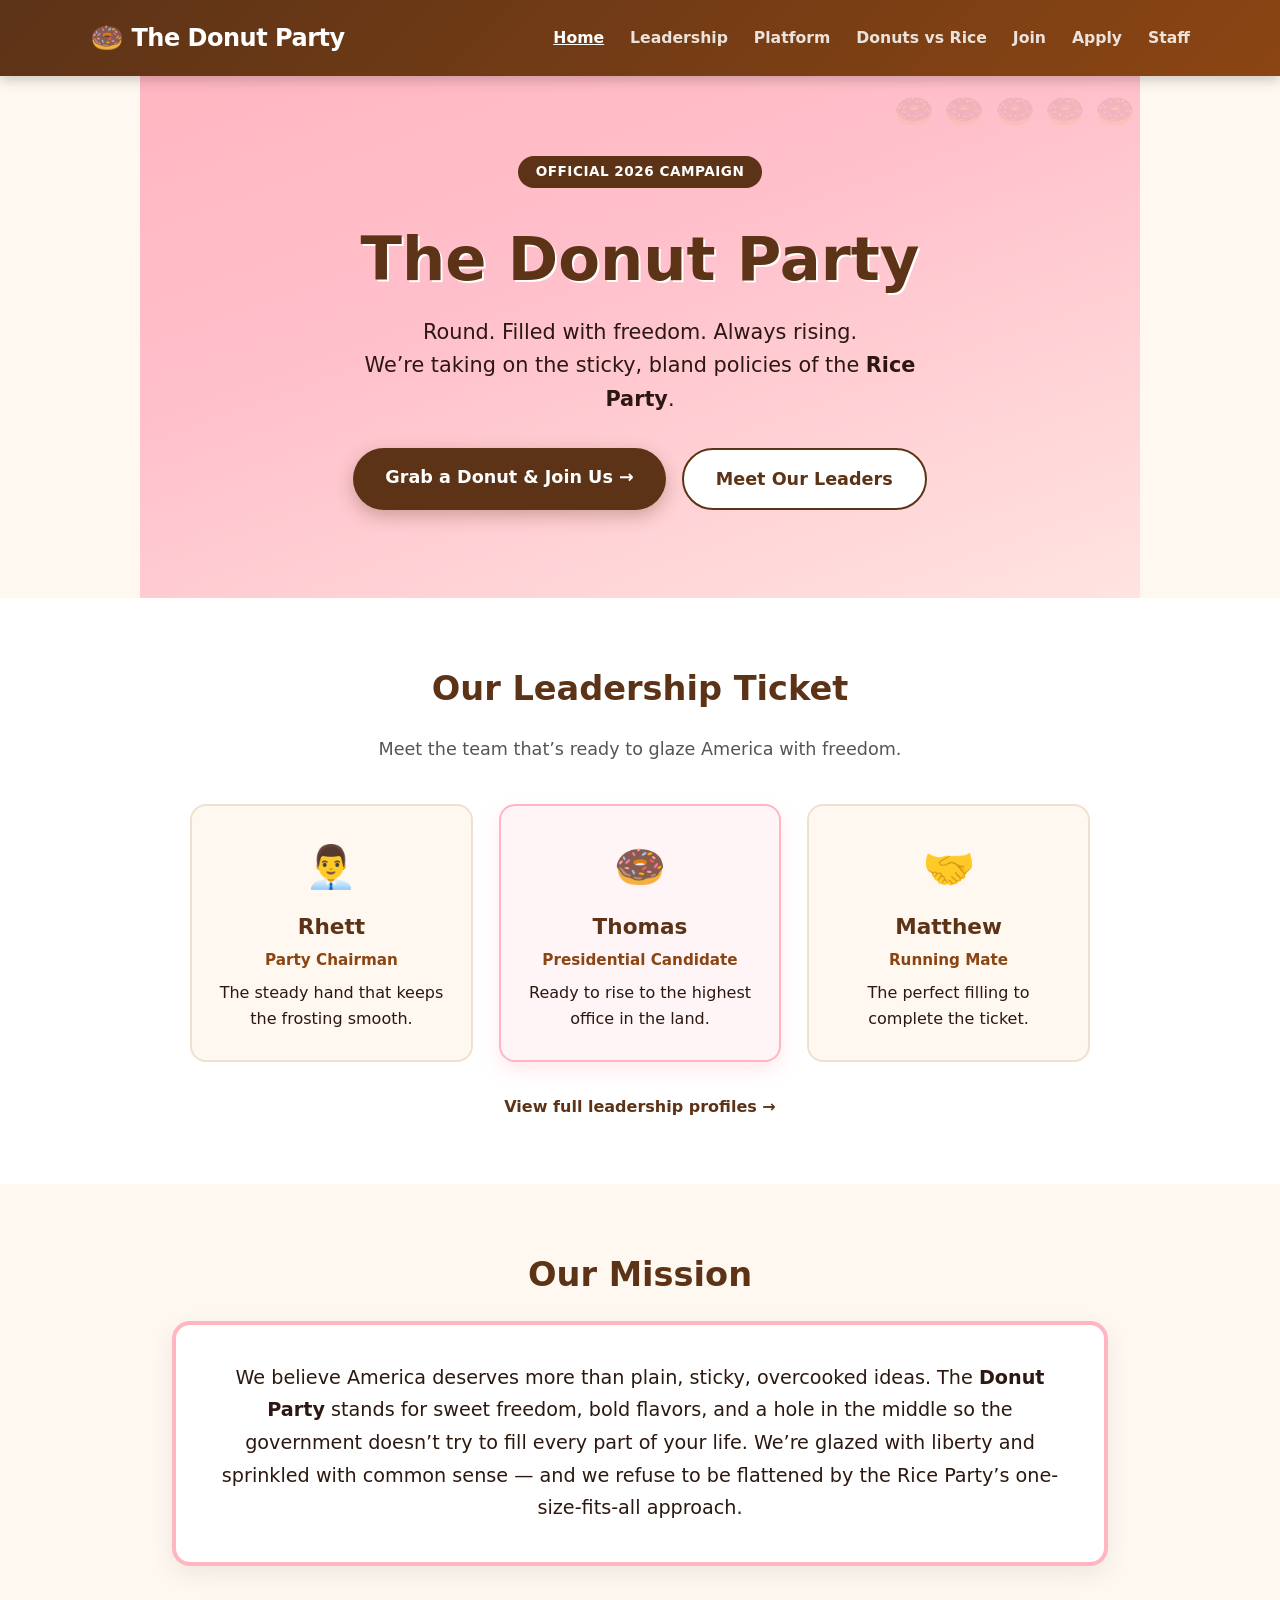
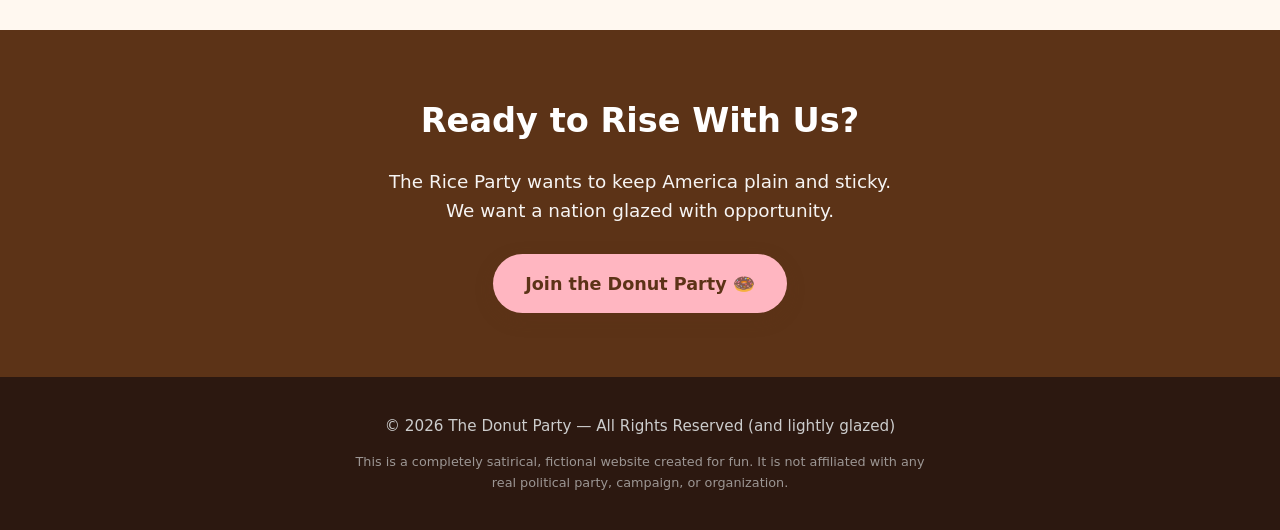
<file: index.html>
<!DOCTYPE html>
<html lang="en">
<head>
  <meta charset="UTF-8">
  <meta name="viewport" content="width=device-width, initial-scale=1.0">
  <title>The Donut Party | Home</title>
  <meta name="description" content="Official home of the Donut Party — round, filled with freedom, and always rising.">
  <link rel="stylesheet" href="styles.css">
</head>
<body>

  <header>
    <div class="nav-container">
      <a href="index.html" class="logo"><span>🍩</span> The Donut Party</a>
            <nav>
        <a href="index.html" class="active">Home</a>
        <a href="leadership.html">Leadership</a>
        <a href="platform.html">Platform</a>
        <a href="vs.html">Donuts vs Rice</a>
        <a href="join.html">Join</a>
        <a href="apply.html">Apply</a>
        <a href="staff.html">Staff</a>
      </nav>
    </div>
  </header>

  <section class="hero">
    <div class="badge">OFFICIAL 2026 CAMPAIGN</div>
    <h1>The Donut Party</h1>
    <p class="tagline">
      Round. Filled with freedom. Always rising.<br>
      We’re taking on the sticky, bland policies of the <strong>Rice Party</strong>.
    </p>
    <div class="hero-buttons">
      <a href="join.html" class="cta-btn">Grab a Donut & Join Us →</a>
      <a href="leadership.html" class="cta-btn secondary">Meet Our Leaders</a>
    </div>
  </section>

  <section class="preview-section">
    <h2>Our Leadership Ticket</h2>
    <p class="section-intro">Meet the team that’s ready to glaze America with freedom.</p>
    
    <div class="leader-preview">
      <div class="preview-card">
        <div class="preview-emoji">👨‍💼</div>
        <h3>Rhett</h3>
        <p class="title">Party Chairman</p>
        <p>The steady hand that keeps the frosting smooth.</p>
      </div>
      <div class="preview-card featured">
        <div class="preview-emoji">🍩</div>
        <h3>Thomas</h3>
        <p class="title">Presidential Candidate</p>
        <p>Ready to rise to the highest office in the land.</p>
      </div>
      <div class="preview-card">
        <div class="preview-emoji">🤝</div>
        <h3>Matthew</h3>
        <p class="title">Running Mate</p>
        <p>The perfect filling to complete the ticket.</p>
      </div>
    </div>
    <div style="text-align:center; margin-top: 2rem;">
      <a href="leadership.html" class="text-link">View full leadership profiles →</a>
    </div>
  </section>

  <section>
    <h2>Our Mission</h2>
    <div class="mission-box">
      <p>
        We believe America deserves more than plain, sticky, overcooked ideas.  
        The <strong>Donut Party</strong> stands for sweet freedom, bold flavors, and a hole in the middle  
        so the government doesn’t try to fill every part of your life.  
        We’re glazed with liberty and sprinkled with common sense —  
        and we refuse to be flattened by the Rice Party’s one-size-fits-all approach.
      </p>
    </div>
  </section>

  <section class="join-cta">
    <h2>Ready to Rise With Us?</h2>
    <p>The Rice Party wants to keep America plain and sticky. We want a nation glazed with opportunity.</p>
    <a href="join.html" class="cta-btn">Join the Donut Party 🍩</a>
  </section>

  <footer>
    <p>© 2026 The Donut Party — All Rights Reserved (and lightly glazed)</p>
    <p class="disclaimer">
      This is a completely satirical, fictional website created for fun.  
      It is not affiliated with any real political party, campaign, or organization.
    </p>
  </footer>

</body>
</html>
</file>
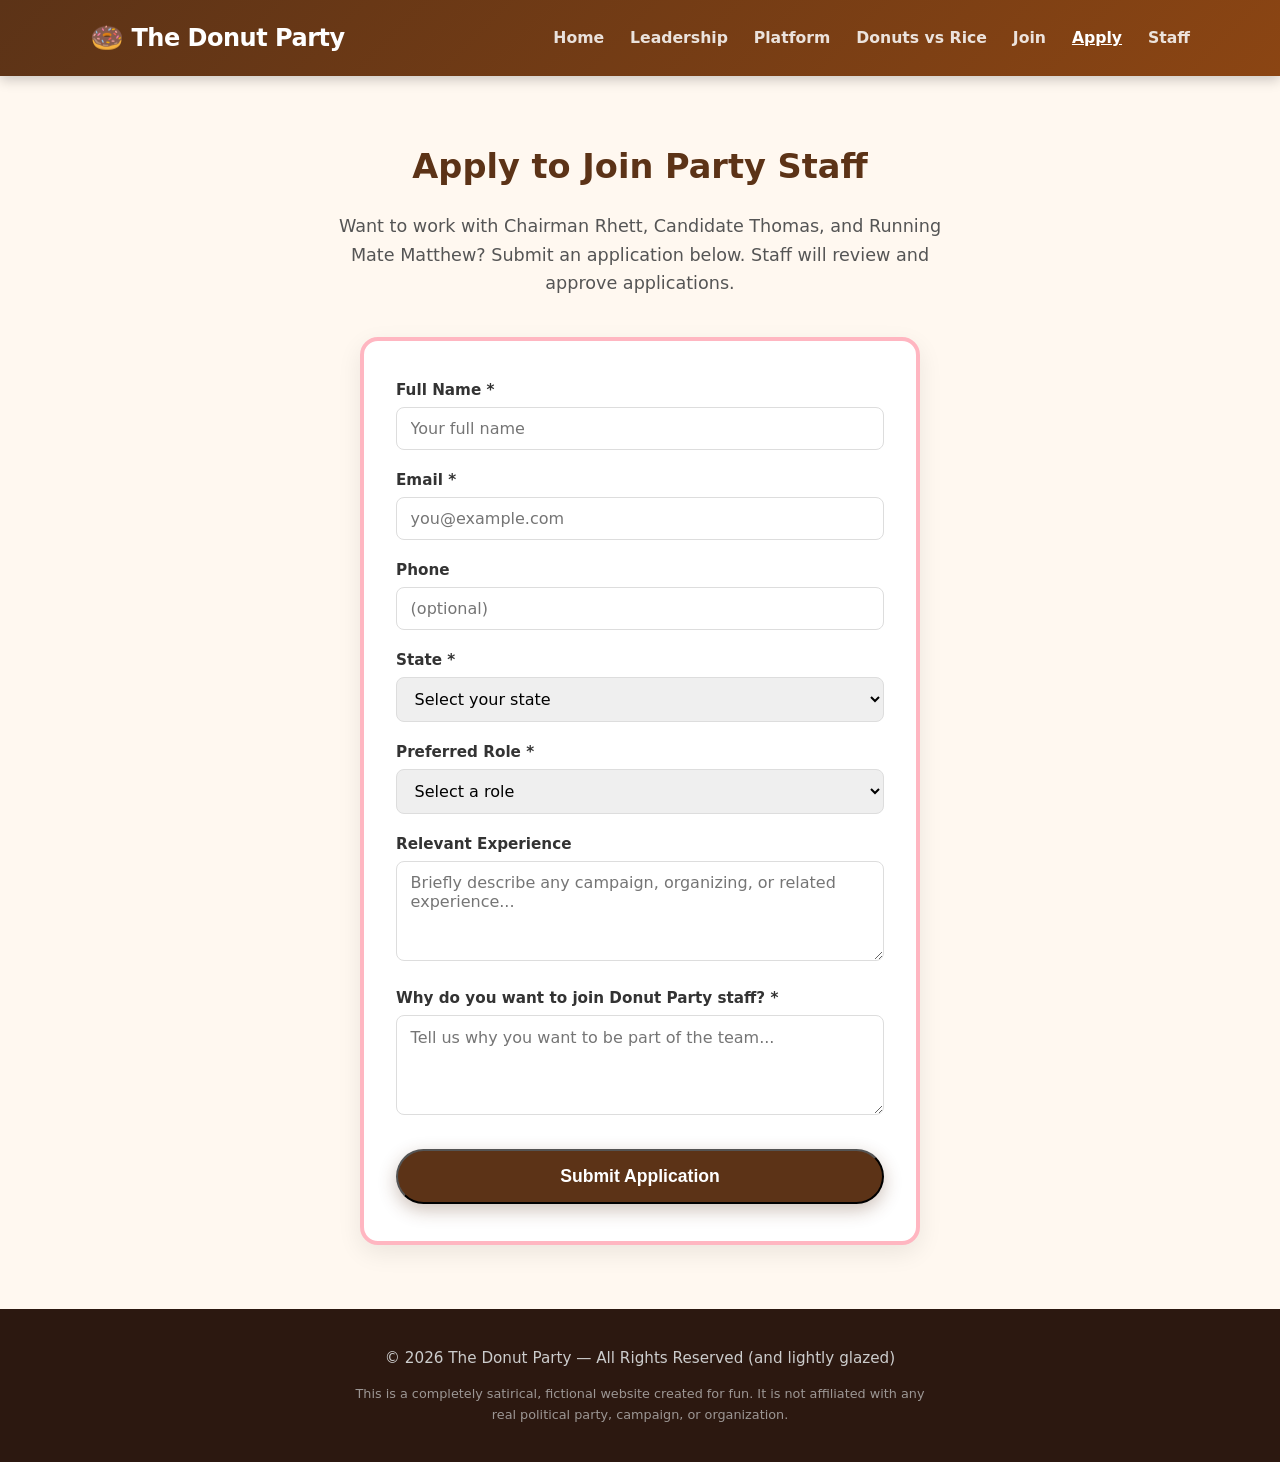
<file: apply.html>
<!DOCTYPE html>
<html lang="en">
<head>
  <meta charset="UTF-8">
  <meta name="viewport" content="width=device-width, initial-scale=1.0">
  <title>Apply for Staff | The Donut Party</title>
  <link rel="stylesheet" href="styles.css">
  <style>
    .apply-box {
      max-width: 560px;
      margin: 0 auto;
      background: white;
      border-radius: 18px;
      padding: 2.3rem 2rem;
      box-shadow: 0 8px 25px rgba(0,0,0,0.08);
      border: 4px solid var(--glaze);
    }
    .apply-box label {
      display: block;
      font-weight: 600;
      font-size: 0.95rem;
      margin-bottom: 0.3rem;
      color: #333;
    }
    .apply-box input,
    .apply-box select,
    .apply-box textarea {
      width: 100%;
      padding: 0.7rem 0.85rem;
      border: 1.5px solid #ddd;
      border-radius: 8px;
      font-size: 1rem;
      margin-bottom: 1.1rem;
      font-family: inherit;
    }
    .apply-box textarea {
      min-height: 100px;
      resize: vertical;
    }
    .apply-box input:focus,
    .apply-box select:focus,
    .apply-box textarea:focus {
      outline: none;
      border-color: var(--chocolate);
    }
    .success-msg {
      display: none;
      background: #e8f5e9;
      border: 2px solid #4caf50;
      color: #2e7d32;
      padding: 1.2rem;
      border-radius: 10px;
      text-align: center;
      margin-bottom: 1.5rem;
      font-weight: 600;
    }
  </style>
</head>
<body>

  <header>
    <div class="nav-container">
      <a href="index.html" class="logo"><span>🍩</span> The Donut Party</a>
      <nav>
        <a href="index.html">Home</a>
        <a href="leadership.html">Leadership</a>
        <a href="platform.html">Platform</a>
        <a href="vs.html">Donuts vs Rice</a>
        <a href="join.html">Join</a>
        <a href="apply.html" class="active">Apply</a>
        <a href="staff.html">Staff</a>
      </nav>
    </div>
  </header>

  <section>
    <h2>Apply to Join Party Staff</h2>
    <p class="section-intro">
      Want to work with Chairman Rhett, Candidate Thomas, and Running Mate Matthew?  
      Submit an application below. Staff will review and approve applications.
    </p>

    <div class="apply-box">
      <div class="success-msg" id="successMsg">
        ✓ Application submitted! Staff will review it soon.
      </div>

      <form id="applyForm" onsubmit="submitApplication(event)">
        <label for="fullName">Full Name *</label>
        <input type="text" id="fullName" required placeholder="Your full name">

        <label for="email">Email *</label>
        <input type="email" id="email" required placeholder="you@example.com">

        <label for="phone">Phone</label>
        <input type="tel" id="phone" placeholder="(optional)">

        <label for="state">State *</label>
        <select id="state" required>
          <option value="">Select your state</option>
          <option>Alabama</option><option>Alaska</option><option>Arizona</option><option>Arkansas</option>
          <option>California</option><option>Colorado</option><option>Connecticut</option><option>Delaware</option>
          <option>Florida</option><option>Georgia</option><option>Hawaii</option><option>Idaho</option>
          <option>Illinois</option><option>Indiana</option><option>Iowa</option><option>Kansas</option>
          <option>Kentucky</option><option>Louisiana</option><option>Maine</option><option>Maryland</option>
          <option>Massachusetts</option><option>Michigan</option><option>Minnesota</option><option>Mississippi</option>
          <option>Missouri</option><option>Montana</option><option>Nebraska</option><option>Nevada</option>
          <option>New Hampshire</option><option>New Jersey</option><option>New Mexico</option><option>New York</option>
          <option>North Carolina</option><option>North Dakota</option><option>Ohio</option><option>Oklahoma</option>
          <option>Oregon</option><option>Pennsylvania</option><option>Rhode Island</option><option>South Carolina</option>
          <option>South Dakota</option><option>Tennessee</option><option>Texas</option><option>Utah</option>
          <option>Vermont</option><option>Virginia</option><option>Washington</option><option>West Virginia</option>
          <option>Wisconsin</option><option>Wyoming</option><option>District of Columbia</option>
        </select>

        <label for="role">Preferred Role *</label>
        <select id="role" required>
          <option value="">Select a role</option>
          <option>Volunteer Coordinator</option>
          <option>Field Organizer</option>
          <option>Communications / Social Media</option>
          <option>Data & Analytics</option>
          <option>Events & Outreach</option>
          <option>Fundraising</option>
          <option>Policy Research</option>
          <option>General Staff Support</option>
        </select>

        <label for="experience">Relevant Experience</label>
        <textarea id="experience" placeholder="Briefly describe any campaign, organizing, or related experience..."></textarea>

        <label for="why">Why do you want to join Donut Party staff? *</label>
        <textarea id="why" required placeholder="Tell us why you want to be part of the team..."></textarea>

        <button type="submit" class="cta-btn" style="width:100%; margin-top:0.5rem;">
          Submit Application
        </button>
      </form>
    </div>
  </section>

  <footer>
    <p>© 2026 The Donut Party — All Rights Reserved (and lightly glazed)</p>
    <p class="disclaimer">
      This is a completely satirical, fictional website created for fun.  
      It is not affiliated with any real political party, campaign, or organization.
    </p>
  </footer>

  <script>
    function submitApplication(e) {
      e.preventDefault();

      const app = {
        id: Date.now().toString(),
        name: document.getElementById('fullName').value.trim(),
        email: document.getElementById('email').value.trim(),
        phone: document.getElementById('phone').value.trim() || '—',
        state: document.getElementById('state').value,
        role: document.getElementById('role').value,
        experience: document.getElementById('experience').value.trim() || '—',
        why: document.getElementById('why').value.trim(),
        status: 'pending',
        submittedAt: new Date().toLocaleString()
      };

      // Load existing applications
      let apps = [];
      try {
        apps = JSON.parse(localStorage.getItem('donut_applications') || '[]');
      } catch { apps = []; }

      apps.unshift(app); // newest first
      localStorage.setItem('donut_applications', JSON.stringify(apps));

      // Show success and reset form
      document.getElementById('successMsg').style.display = 'block';
      document.getElementById('applyForm').reset();
      window.scrollTo({ top: 0, behavior: 'smooth' });
    }
  </script>
</body>
</html>
</file>
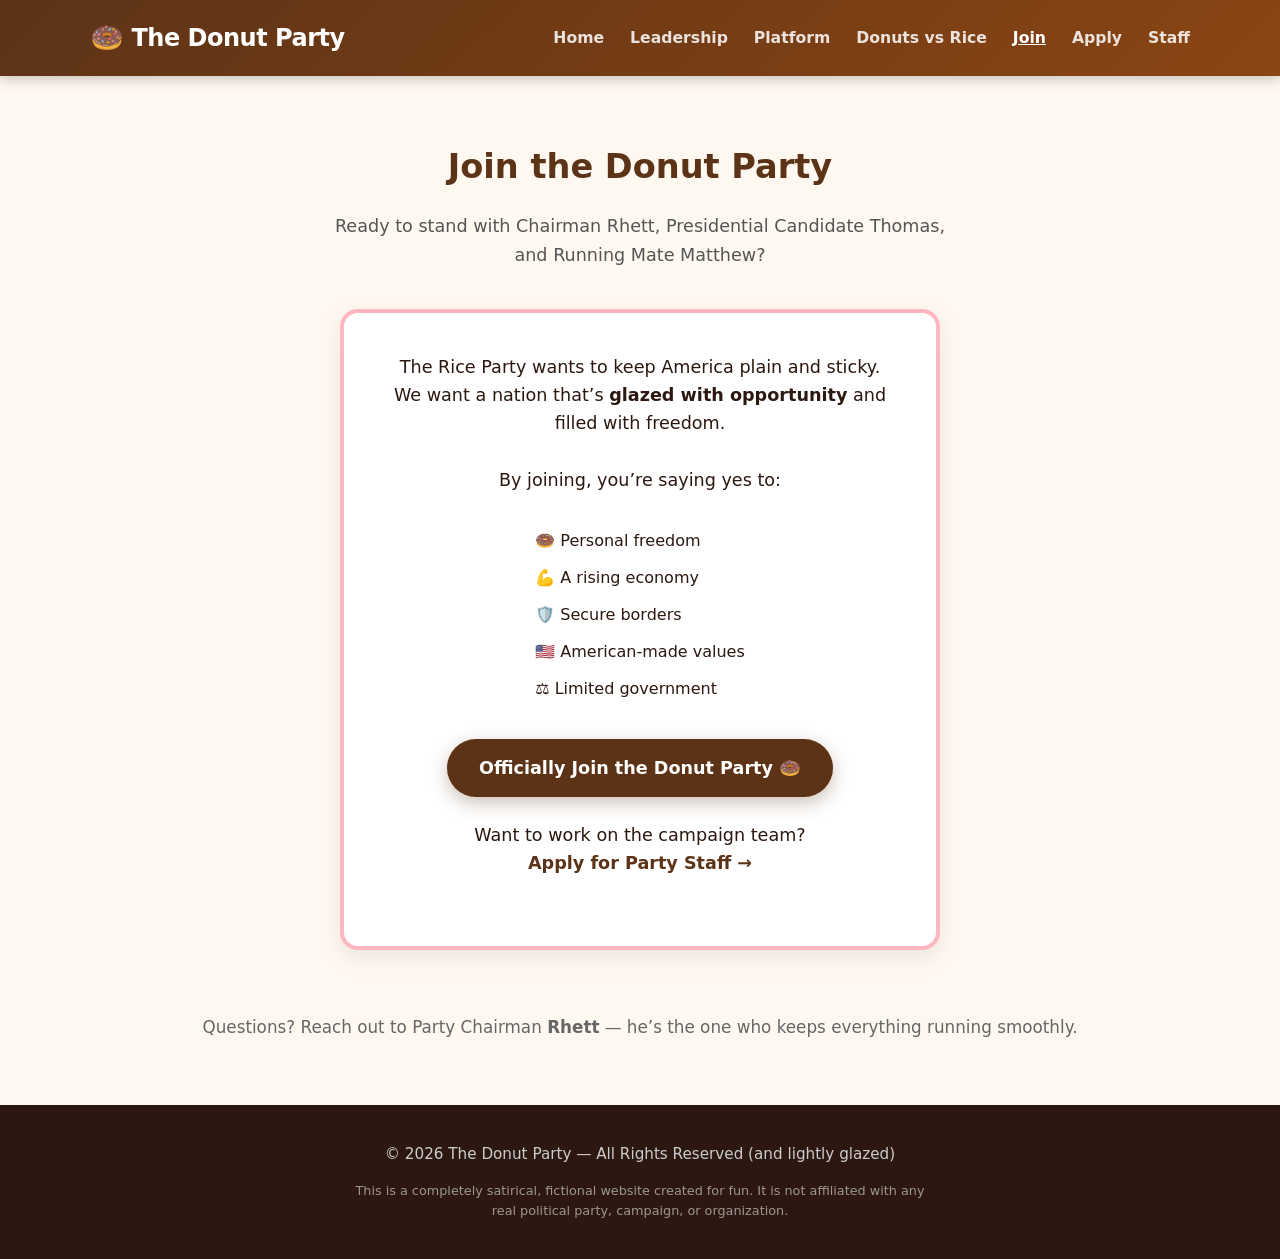
<file: join.html>
<!DOCTYPE html>
<html lang="en">
<head>
  <meta charset="UTF-8">
  <meta name="viewport" content="width=device-width, initial-scale=1.0">
  <title>Join | The Donut Party</title>
  <link rel="stylesheet" href="styles.css">
</head>
<body>

  <header>
    <div class="nav-container">
      <a href="index.html" class="logo"><span>🍩</span> The Donut Party</a>
            <nav>
        <a href="index.html">Home</a>
        <a href="leadership.html">Leadership</a>
        <a href="platform.html">Platform</a>
        <a href="vs.html">Donuts vs Rice</a>
        <a href="join.html" class="active">Join</a>
        <a href="apply.html">Apply</a>
        <a href="staff.html">Staff</a>
      </nav>
    </div>
  </header>

  <section>
    <h2>Join the Donut Party</h2>
    <p class="section-intro">
      Ready to stand with Chairman Rhett, Presidential Candidate Thomas, and Running Mate Matthew?
    </p>

    <div class="join-form-section">
      <div class="join-box">
        <p>
          The Rice Party wants to keep America plain and sticky.<br>
          We want a nation that’s <strong>glazed with opportunity</strong> and filled with freedom.
        </p>
        <p style="margin-bottom: 1.8rem;">
          By joining, you’re saying yes to:
        </p>
        <ul style="text-align:left; display:inline-block; margin-bottom: 2rem; list-style: none;">
          <li style="padding: 0.35rem 0;">🍩 Personal freedom</li>
          <li style="padding: 0.35rem 0;">💪 A rising economy</li>
          <li style="padding: 0.35rem 0;">🛡️ Secure borders</li>
          <li style="padding: 0.35rem 0;">🇺🇸 American-made values</li>
          <li style="padding: 0.35rem 0;">⚖️ Limited government</li>
        </ul>
        <br>
        <a href="#" class="cta-btn" onclick="alert('Thanks for joining the Donut Party! 🍩\\n\\n(This is a parody site — no real signup exists.)'); return false;">
          Officially Join the Donut Party 🍩
        </a>
        <p style="margin-top:1.5rem;">
          Want to work on the campaign team?<br>
          <a href="apply.html" class="text-link">Apply for Party Staff →</a>
        </p>
      </div>
    </div>
  </section>

  <section style="text-align:center; padding-top: 0;">
    <p style="color:#666; font-size:1.05rem;">
      Questions? Reach out to Party Chairman <strong>Rhett</strong> — he’s the one who keeps everything running smoothly.
    </p>
  </section>

  <footer>
    <p>© 2026 The Donut Party — All Rights Reserved (and lightly glazed)</p>
    <p class="disclaimer">
      This is a completely satirical, fictional website created for fun.  
      It is not affiliated with any real political party, campaign, or organization.
    </p>
  </footer>

</body>
</html>
</file>
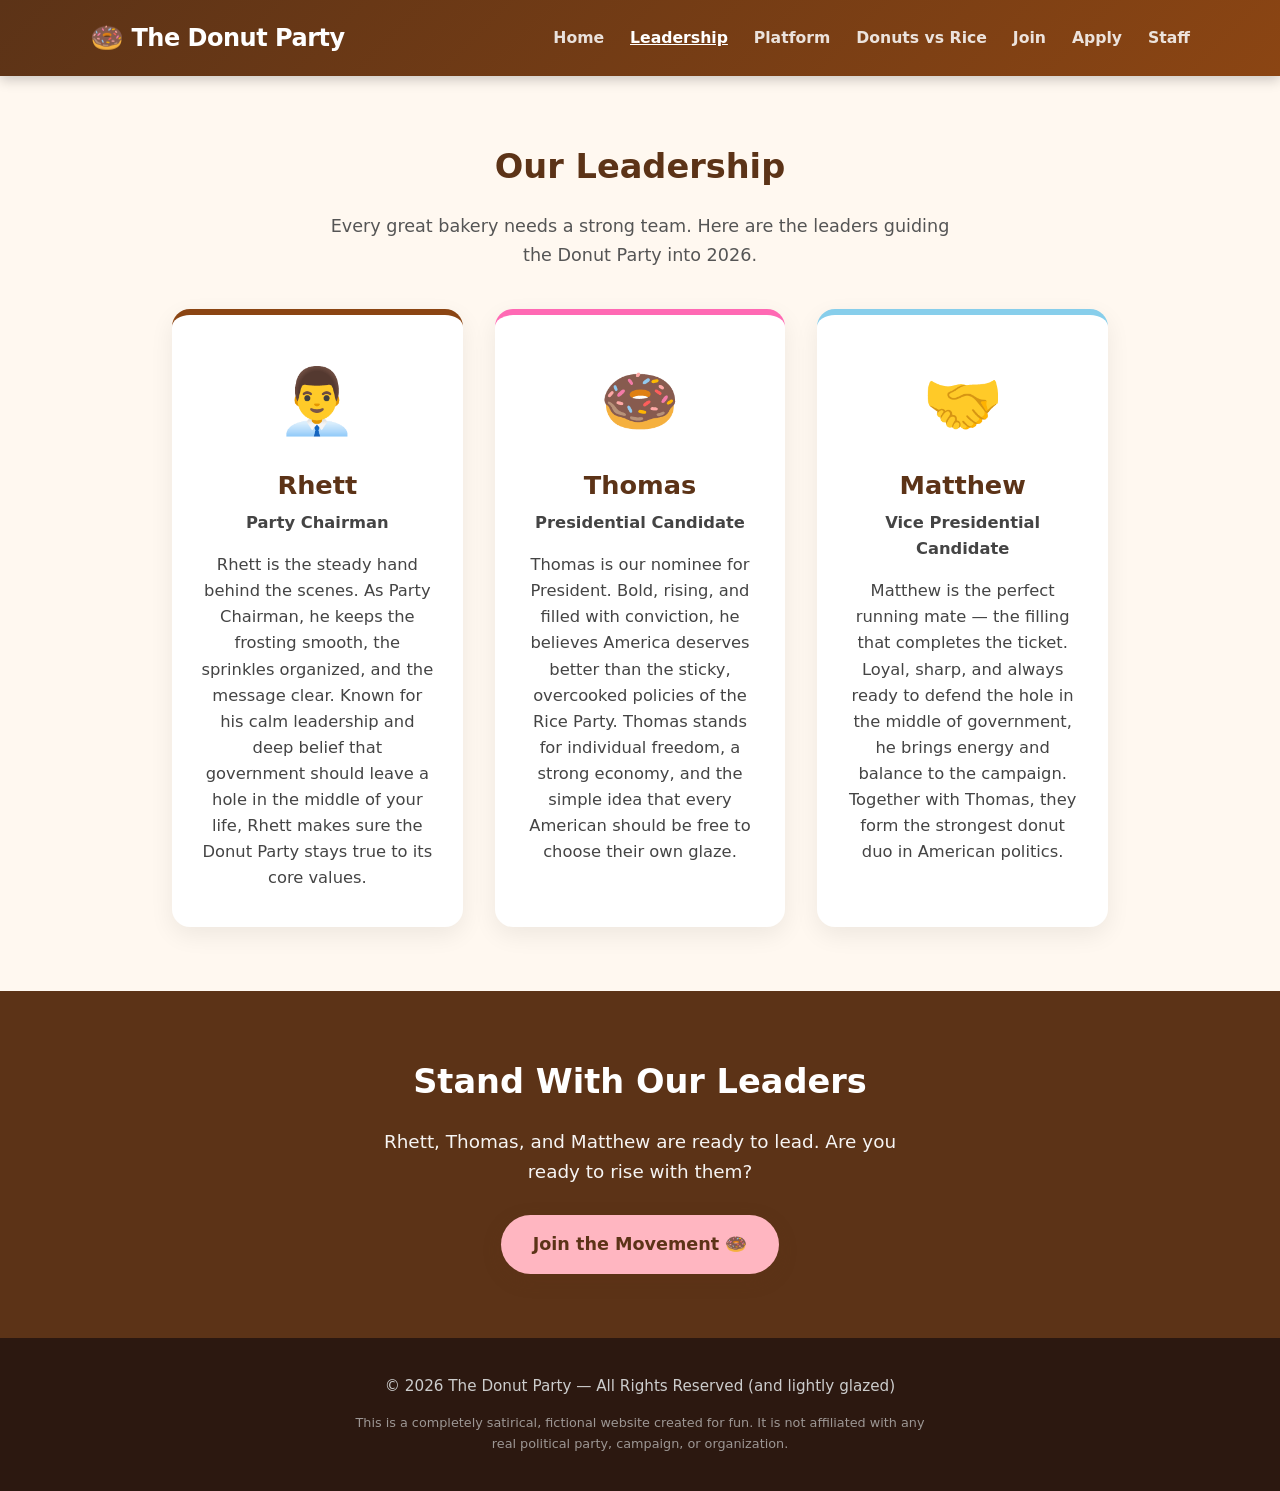
<file: leadership.html>
<!DOCTYPE html>
<html lang="en">
<head>
  <meta charset="UTF-8">
  <meta name="viewport" content="width=device-width, initial-scale=1.0">
  <title>Leadership | The Donut Party</title>
  <link rel="stylesheet" href="styles.css">
</head>
<body>

  <header>
    <div class="nav-container">
      <a href="index.html" class="logo"><span>🍩</span> The Donut Party</a>
            <nav>
        <a href="index.html">Home</a>
        <a href="leadership.html" class="active">Leadership</a>
        <a href="platform.html">Platform</a>
        <a href="vs.html">Donuts vs Rice</a>
        <a href="join.html">Join</a>
        <a href="apply.html">Apply</a>
        <a href="staff.html">Staff</a>
      </nav>
    </div>
  </header>

  <section>
    <h2>Our Leadership</h2>
    <p class="section-intro">
      Every great bakery needs a strong team. Here are the leaders guiding the Donut Party into 2026.
    </p>

    <div class="leader-grid">
      <!-- Rhett -->
      <div class="leader-card chairman">
        <div class="leader-avatar">👨‍💼</div>
        <h3>Rhett</h3>
        <p class="leader-role">Party Chairman</p>
        <p>
          Rhett is the steady hand behind the scenes. As Party Chairman, he keeps the frosting smooth, 
          the sprinkles organized, and the message clear. Known for his calm leadership and deep belief 
          that government should leave a hole in the middle of your life, Rhett makes sure the Donut Party 
          stays true to its core values.
        </p>
      </div>

      <!-- Thomas -->
      <div class="leader-card president">
        <div class="leader-avatar">🍩</div>
        <h3>Thomas</h3>
        <p class="leader-role">Presidential Candidate</p>
        <p>
          Thomas is our nominee for President. Bold, rising, and filled with conviction, he believes 
          America deserves better than the sticky, overcooked policies of the Rice Party. Thomas stands 
          for individual freedom, a strong economy, and the simple idea that every American should be free 
          to choose their own glaze.
        </p>
      </div>

      <!-- Matthew -->
      <div class="leader-card vp">
        <div class="leader-avatar">🤝</div>
        <h3>Matthew</h3>
        <p class="leader-role">Vice Presidential Candidate</p>
        <p>
          Matthew is the perfect running mate — the filling that completes the ticket. Loyal, sharp, 
          and always ready to defend the hole in the middle of government, he brings energy and balance 
          to the campaign. Together with Thomas, they form the strongest donut duo in American politics.
        </p>
      </div>
    </div>
  </section>

  <section class="join-cta">
    <h2>Stand With Our Leaders</h2>
    <p>Rhett, Thomas, and Matthew are ready to lead. Are you ready to rise with them?</p>
    <a href="join.html" class="cta-btn">Join the Movement 🍩</a>
  </section>

  <footer>
    <p>© 2026 The Donut Party — All Rights Reserved (and lightly glazed)</p>
    <p class="disclaimer">
      This is a completely satirical, fictional website created for fun.  
      It is not affiliated with any real political party, campaign, or organization.
    </p>
  </footer>

</body>
</html>
</file>
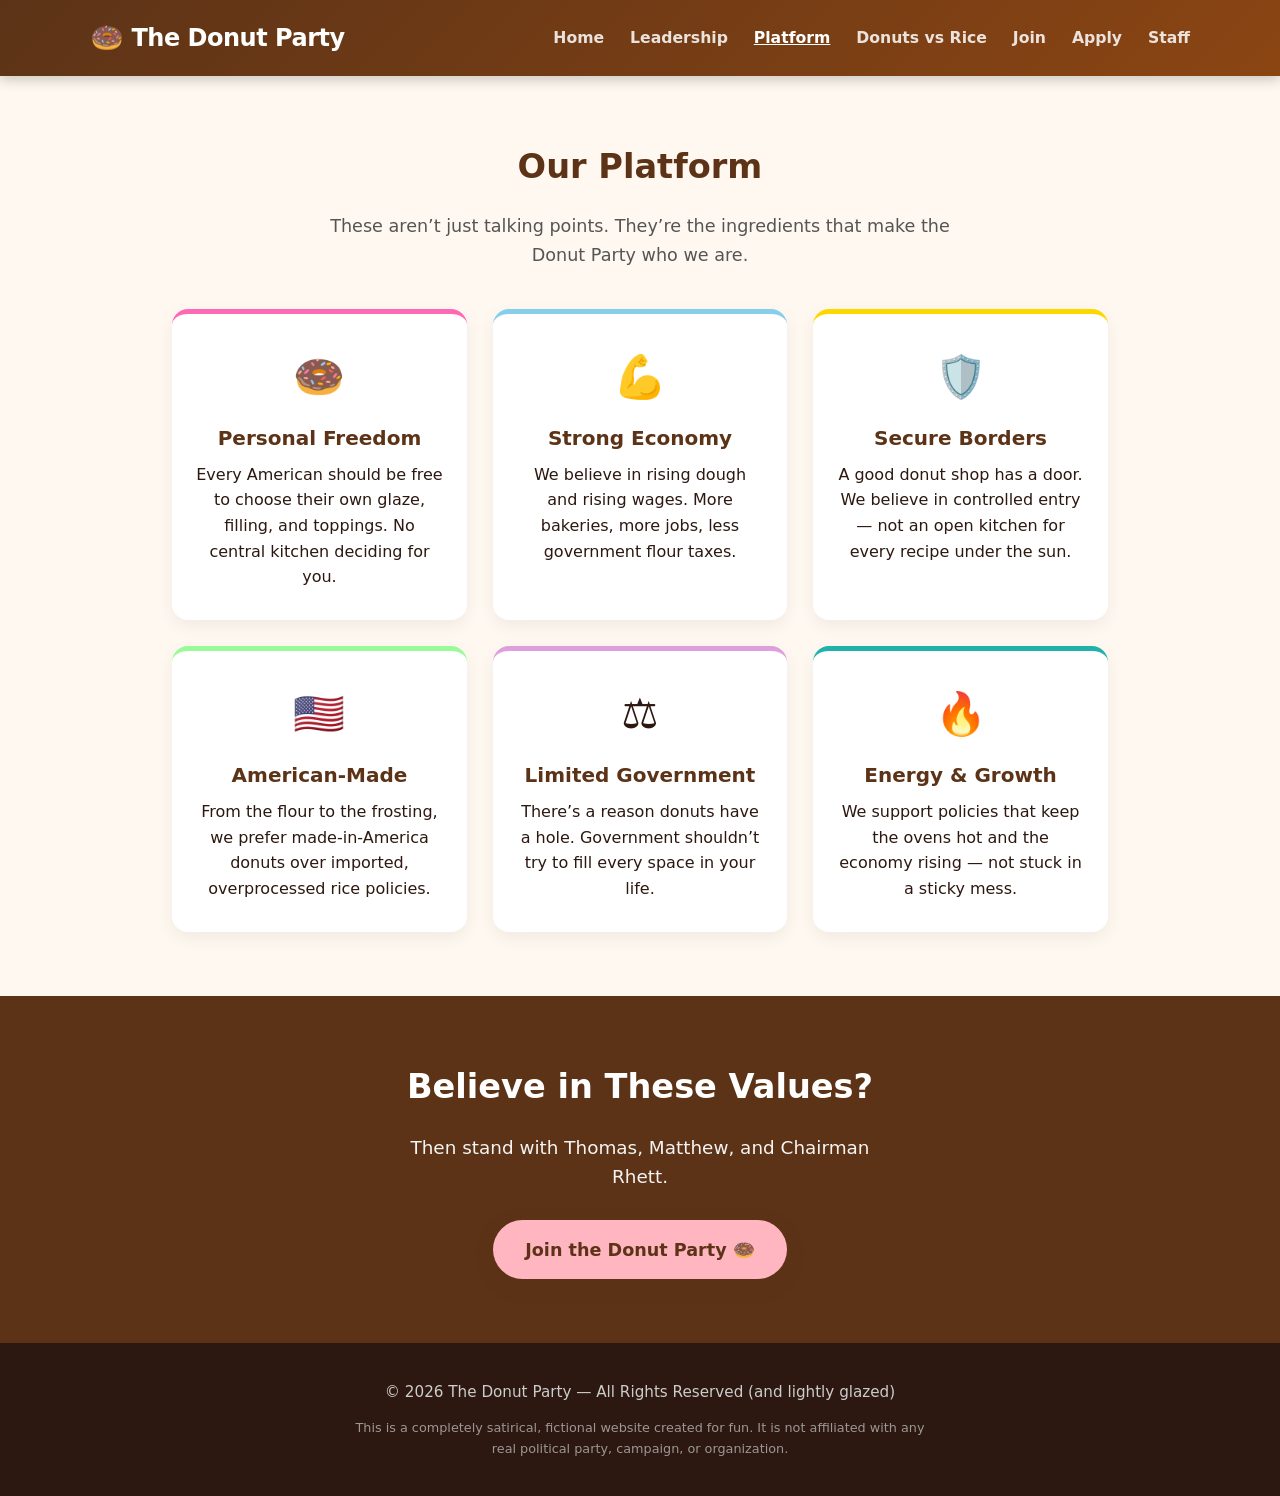
<file: platform.html>
<!DOCTYPE html>
<html lang="en">
<head>
  <meta charset="UTF-8">
  <meta name="viewport" content="width=device-width, initial-scale=1.0">
  <title>Platform | The Donut Party</title>
  <link rel="stylesheet" href="styles.css">
</head>
<body>

  <header>
    <div class="nav-container">
      <a href="index.html" class="logo"><span>🍩</span> The Donut Party</a>
            <nav>
        <a href="index.html">Home</a>
        <a href="leadership.html">Leadership</a>
        <a href="platform.html" class="active">Platform</a>
        <a href="vs.html">Donuts vs Rice</a>
        <a href="join.html">Join</a>
        <a href="apply.html">Apply</a>
        <a href="staff.html">Staff</a>
      </nav>
    </div>
  </header>

  <section>
    <h2>Our Platform</h2>
    <p class="section-intro">
      These aren’t just talking points. They’re the ingredients that make the Donut Party who we are.
    </p>
    
    <div class="values">
      <div class="value-card">
        <div class="emoji">🍩</div>
        <h3>Personal Freedom</h3>
        <p>Every American should be free to choose their own glaze, filling, and toppings. No central kitchen deciding for you.</p>
      </div>
      <div class="value-card">
        <div class="emoji">💪</div>
        <h3>Strong Economy</h3>
        <p>We believe in rising dough and rising wages. More bakeries, more jobs, less government flour taxes.</p>
      </div>
      <div class="value-card">
        <div class="emoji">🛡️</div>
        <h3>Secure Borders</h3>
        <p>A good donut shop has a door. We believe in controlled entry — not an open kitchen for every recipe under the sun.</p>
      </div>
      <div class="value-card">
        <div class="emoji">🇺🇸</div>
        <h3>American-Made</h3>
        <p>From the flour to the frosting, we prefer made-in-America donuts over imported, overprocessed rice policies.</p>
      </div>
      <div class="value-card">
        <div class="emoji">⚖️</div>
        <h3>Limited Government</h3>
        <p>There’s a reason donuts have a hole. Government shouldn’t try to fill every space in your life.</p>
      </div>
      <div class="value-card">
        <div class="emoji">🔥</div>
        <h3>Energy & Growth</h3>
        <p>We support policies that keep the ovens hot and the economy rising — not stuck in a sticky mess.</p>
      </div>
    </div>
  </section>

  <section class="join-cta">
    <h2>Believe in These Values?</h2>
    <p>Then stand with Thomas, Matthew, and Chairman Rhett.</p>
    <a href="join.html" class="cta-btn">Join the Donut Party 🍩</a>
  </section>

  <footer>
    <p>© 2026 The Donut Party — All Rights Reserved (and lightly glazed)</p>
    <p class="disclaimer">
      This is a completely satirical, fictional website created for fun.  
      It is not affiliated with any real political party, campaign, or organization.
    </p>
  </footer>

</body>
</html>
</file>
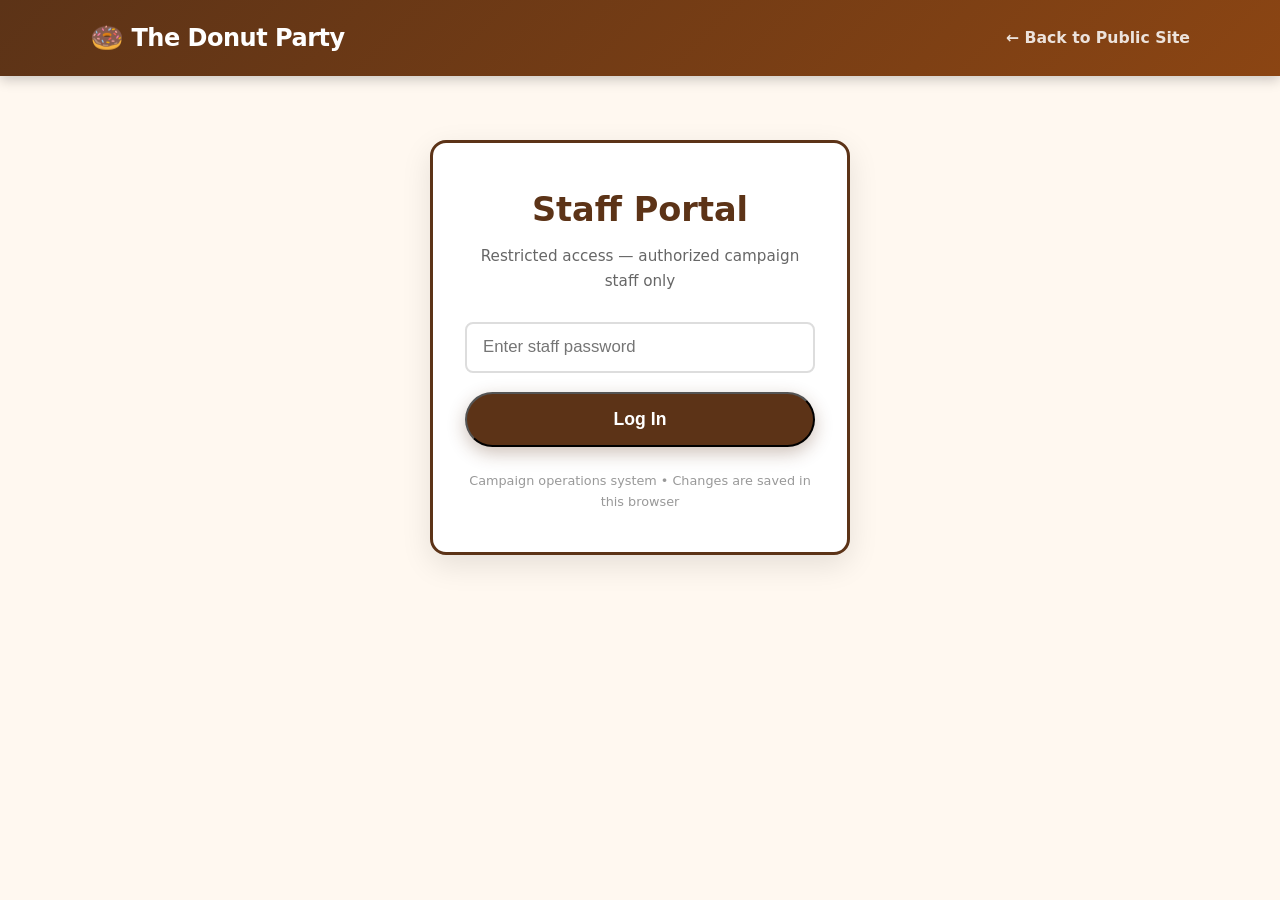
<file: staff.html>
<!DOCTYPE html>
<html lang="en">
<head>
  <meta charset="UTF-8">
  <meta name="viewport" content="width=device-width, initial-scale=1.0">
  <title>Staff Portal | The Donut Party</title>
  <link rel="stylesheet" href="styles.css">
  <style>
    .staff-login-box {
      max-width: 420px;
      margin: 4rem auto;
      background: white;
      border-radius: 16px;
      padding: 2.5rem 2rem;
      box-shadow: 0 10px 30px rgba(0,0,0,0.1);
      border: 3px solid var(--chocolate);
      text-align: center;
    }
    .staff-login-box h2 { margin-bottom: 0.5rem; }
    .staff-login-box .subtitle {
      color: #666;
      margin-bottom: 1.8rem;
      font-size: 0.95rem;
    }
    .staff-login-box input[type="password"] {
      width: 100%;
      padding: 0.85rem 1rem;
      font-size: 1.05rem;
      border: 2px solid #ddd;
      border-radius: 8px;
      margin-bottom: 1.2rem;
      outline: none;
    }
    .staff-login-box input[type="password"]:focus { border-color: var(--chocolate); }
    .staff-login-box .error {
      color: #c62828;
      font-size: 0.9rem;
      margin-bottom: 1rem;
      display: none;
    }
    .staff-header {
      background: #1a1a1a;
      color: white;
      padding: 0.8rem 2rem;
      display: flex;
      justify-content: space-between;
      align-items: center;
      font-size: 0.95rem;
    }
    .staff-header .status {
      display: flex;
      align-items: center;
      gap: 0.6rem;
    }
    .status-dot {
      width: 10px;
      height: 10px;
      background: #4caf50;
      border-radius: 50%;
    }
    .dashboard {
      max-width: 1100px;
      margin: 0 auto;
      padding: 2rem;
    }
    .dash-grid {
      display: grid;
      grid-template-columns: repeat(auto-fit, minmax(220px, 1fr));
      gap: 1.3rem;
      margin-bottom: 2.2rem;
    }
    .metric-card {
      background: white;
      border-radius: 12px;
      padding: 1.3rem 1.2rem;
      box-shadow: 0 4px 14px rgba(0,0,0,0.06);
      border-left: 5px solid var(--chocolate);
    }
    .metric-card .label {
      font-size: 0.82rem;
      color: #666;
      text-transform: uppercase;
      letter-spacing: 0.4px;
      margin-bottom: 0.25rem;
    }
    .metric-card .value {
      font-size: 1.7rem;
      font-weight: 800;
      color: var(--chocolate);
    }
    .metric-card .sub {
      font-size: 0.82rem;
      color: #888;
      margin-top: 0.15rem;
    }
    .panel {
      background: white;
      border-radius: 12px;
      padding: 1.5rem;
      box-shadow: 0 4px 14px rgba(0,0,0,0.06);
      margin-bottom: 1.5rem;
    }
    .panel h3 {
      font-size: 1.12rem;
      color: var(--chocolate);
      margin-bottom: 1rem;
    }
    .panel label {
      display: block;
      font-weight: 600;
      font-size: 0.9rem;
      margin-bottom: 0.25rem;
      color: #444;
    }
    .panel input[type="text"],
    .panel input[type="number"],
    .panel input[type="date"],
    .panel textarea {
      width: 100%;
      padding: 0.6rem 0.75rem;
      border: 1.5px solid #ddd;
      border-radius: 6px;
      font-size: 0.97rem;
      margin-bottom: 0.9rem;
      font-family: inherit;
    }
    .panel textarea {
      min-height: 85px;
      resize: vertical;
    }
    .panel input:focus,
    .panel textarea:focus {
      outline: none;
      border-color: var(--chocolate);
    }
    .btn-row {
      display: flex;
      gap: 0.7rem;
      flex-wrap: wrap;
      margin-top: 0.4rem;
    }
    .btn {
      padding: 0.55rem 1.2rem;
      border-radius: 6px;
      font-weight: 700;
      font-size: 0.92rem;
      border: none;
      cursor: pointer;
      transition: background 0.15s;
    }
    .btn-primary { background: var(--chocolate); color: white; }
    .btn-primary:hover { background: #3d2210; }
    .btn-secondary { background: #eee; color: #333; }
    .btn-secondary:hover { background: #ddd; }
    .btn-danger { background: #c62828; color: white; }
    .btn-danger:hover { background: #a01e1e; }
    .save-toast {
      position: fixed;
      bottom: 24px;
      right: 24px;
      background: #2e7d32;
      color: white;
      padding: 0.75rem 1.3rem;
      border-radius: 8px;
      font-weight: 600;
      box-shadow: 0 6px 18px rgba(0,0,0,0.2);
      opacity: 0;
      transform: translateY(20px);
      transition: all 0.3s;
      z-index: 999;
    }
    .save-toast.show {
      opacity: 1;
      transform: translateY(0);
    }
    .two-col {
      display: grid;
      grid-template-columns: 1fr 1fr;
      gap: 1.5rem;
    }
    @media (max-width: 750px) {
      .two-col { grid-template-columns: 1fr; }
    }
    .hidden { display: none !important; }
    .note {
      font-size: 0.83rem;
      color: #888;
      margin-top: -0.4rem;
      margin-bottom: 0.9rem;
    }

    /* State results table */
    .state-table-wrap {
      max-height: 420px;
      overflow-y: auto;
      border: 1px solid #eee;
      border-radius: 8px;
    }
    .state-table {
      width: 100%;
      border-collapse: collapse;
      font-size: 0.92rem;
    }
    .state-table th {
      background: #f7f3ef;
      position: sticky;
      top: 0;
      padding: 0.55rem 0.6rem;
      text-align: left;
      font-weight: 700;
      color: var(--chocolate);
      border-bottom: 2px solid #e0d5c8;
    }
    .state-table td {
      padding: 0.4rem 0.6rem;
      border-bottom: 1px solid #f0ebe5;
    }
    .state-table tr:hover td {
      background: #fff9f5;
    }
    .state-table input[type="number"] {
      width: 70px;
      padding: 0.3rem 0.4rem;
      border: 1px solid #ddd;
      border-radius: 4px;
      font-size: 0.9rem;
      margin: 0;
    }
    .state-table .ev {
      color: #888;
      font-size: 0.85rem;
    }

    /* Applications */
    .app-card {
      border: 1px solid #e8e0d8;
      border-radius: 10px;
      padding: 1.1rem 1.2rem;
      margin-bottom: 0.9rem;
      background: #fffcfa;
    }
    .app-card.approved {
      border-color: #a5d6a7;
      background: #f1f8f1;
    }
    .app-card.rejected {
      border-color: #ef9a9a;
      background: #fef5f5;
      opacity: 0.85;
    }
    .app-card .app-header {
      display: flex;
      justify-content: space-between;
      align-items: flex-start;
      flex-wrap: wrap;
      gap: 0.5rem;
      margin-bottom: 0.5rem;
    }
    .app-card .app-name {
      font-weight: 800;
      font-size: 1.05rem;
      color: var(--chocolate);
    }
    .app-status {
      font-size: 0.78rem;
      font-weight: 700;
      padding: 0.2rem 0.55rem;
      border-radius: 999px;
      text-transform: uppercase;
    }
    .app-status.pending { background: #fff3e0; color: #e65100; }
    .app-status.approved { background: #e8f5e9; color: #2e7d32; }
    .app-status.rejected { background: #ffebee; color: #c62828; }
    .app-meta {
      font-size: 0.88rem;
      color: #555;
      line-height: 1.5;
    }
    .app-meta strong { color: #333; }
    .app-actions {
      margin-top: 0.7rem;
      display: flex;
      gap: 0.5rem;
      flex-wrap: wrap;
    }
    .app-empty {
      text-align: center;
      color: #999;
      padding: 1.5rem;
      font-size: 0.95rem;
    }
    .filter-tabs {
      display: flex;
      gap: 0.5rem;
      margin-bottom: 1rem;
      flex-wrap: wrap;
    }
    .filter-tab {
      padding: 0.4rem 0.9rem;
      border-radius: 999px;
      border: 1.5px solid #ddd;
      background: white;
      font-size: 0.88rem;
      font-weight: 600;
      cursor: pointer;
      color: #555;
    }
    .filter-tab.active {
      background: var(--chocolate);
      color: white;
      border-color: var(--chocolate);
    }
  </style>
</head>
<body>

  <!-- LOGIN -->
  <div id="loginScreen">
    <header>
      <div class="nav-container">
        <a href="index.html" class="logo"><span>🍩</span> The Donut Party</a>
        <nav>
          <a href="index.html">← Back to Public Site</a>
        </nav>
      </div>
    </header>

    <div class="staff-login-box">
      <h2>Staff Portal</h2>
      <p class="subtitle">Restricted access — authorized campaign staff only</p>
      <div class="error" id="loginError">Incorrect password. Try again.</div>
      <input type="password" id="passwordInput" placeholder="Enter staff password" autocomplete="off">
      <button class="cta-btn" style="width:100%;" onclick="attemptLogin()">Log In</button>
      <p style="margin-top:1.5rem; font-size:0.8rem; color:#999;">
        Campaign operations system • Changes are saved in this browser
      </p>
    </div>
  </div>

  <!-- DASHBOARD -->
  <div id="dashboard" class="hidden">
    <div class="staff-header">
      <div><strong>🍩 Donut Party</strong> — Staff Portal</div>
      <div class="status">
        <div class="status-dot"></div>
        <span>Logged in as Staff</span>
        <button class="btn btn-secondary" style="margin-left:1rem; padding:0.35rem 0.9rem; font-size:0.85rem;" onclick="logout()">Log Out</button>
      </div>
    </div>

    <div class="dashboard">
      <h2 style="text-align:left; margin-bottom:0.25rem;">Campaign Dashboard</h2>
      <p style="color:#666; margin-bottom:1.6rem;">Election 2026 • All fields are editable and save in this browser</p>

      <!-- Metrics -->
      <div class="dash-grid">
        <div class="metric-card">
          <div class="label">Projected Popular Vote</div>
          <div class="value" id="metricVote">0%</div>
          <div class="sub">Thomas / Matthew ticket</div>
        </div>
        <div class="metric-card">
          <div class="label">Electoral Votes</div>
          <div class="value" id="metricEV">0</div>
          <div class="sub">Need 270 to win</div>
        </div>
        <div class="metric-card">
          <div class="label">Volunteers Signed Up</div>
          <div class="value" id="metricVols">0</div>
          <div class="sub">Nationwide</div>
        </div>
        <div class="metric-card">
          <div class="label">Days Until Election</div>
          <div class="value" id="metricDays">0</div>
          <div class="sub" id="metricDateLabel">Set election date below</div>
        </div>
      </div>

      <div class="two-col">
        <!-- LEFT -->
        <div>
          <div class="panel">
            <h3>Candidate Information</h3>
            <label>Presidential Candidate</label>
            <input type="text" id="candPresident" value="Thomas">
            <label>Running Mate</label>
            <input type="text" id="candVP" value="Matthew">
            <label>Party Chairman</label>
            <input type="text" id="candChair" value="Rhett">
            <label>Campaign Slogan</label>
            <input type="text" id="candSlogan" value="Round. Filled with freedom. Always rising.">
            <div class="btn-row">
              <button class="btn btn-primary" onclick="saveCandidates()">Save Candidate Info</button>
            </div>
          </div>

          <div class="panel">
            <h3>National Numbers</h3>
            <label>Donut Party (Thomas) — National %</label>
            <input type="number" id="pollDonut" value="0" step="0.1" min="0" max="100">
            <label>Rice Party — National %</label>
            <input type="number" id="pollRice" value="0" step="0.1" min="0" max="100">
            <label>Undecided / Other %</label>
            <input type="number" id="pollOther" value="0" step="0.1" min="0" max="100">
            <label>Electoral Votes (Donut Party)</label>
            <input type="number" id="pollEV" value="0" min="0" max="538">
            <div class="btn-row">
              <button class="btn btn-primary" onclick="savePolling()">Update National Numbers</button>
            </div>
          </div>

          <div class="panel">
            <h3>Election Countdown</h3>
            <p class="note">Set the election date. The dashboard will count down the days remaining.</p>
            <label>Election Date</label>
            <input type="date" id="electionDate" value="2026-11-03">
            <div class="btn-row">
              <button class="btn btn-primary" onclick="saveCountdown()">Update Countdown</button>
            </div>
          </div>
        </div>

        <!-- RIGHT -->
        <div>
          <div class="panel">
            <h3>Internal Staff Notes</h3>
            <p class="note">Private notes for strategy, talking points, and reminders.</p>
            <textarea id="staffNotes" placeholder="Add strategy notes, debate prep, state targets, etc."></textarea>
            <div class="btn-row">
              <button class="btn btn-primary" onclick="saveNotes()">Save Notes</button>
            </div>
          </div>

          <div class="panel">
            <h3>Message of the Day</h3>
            <p class="note">Daily talking point or social post.</p>
            <textarea id="dailyMessage" placeholder="Write today's message..."></textarea>
            <div class="btn-row">
              <button class="btn btn-primary" onclick="saveMessage()">Save Message</button>
            </div>
          </div>

          <div class="panel">
            <h3>Volunteer Tracker</h3>
            <label>Total Volunteers</label>
            <input type="number" id="volCount" value="0" min="0">
            <label>New Sign-ups Today</label>
            <input type="number" id="volToday" value="0" min="0">
            <div class="btn-row">
              <button class="btn btn-primary" onclick="saveVolunteers()">Update Volunteers</button>
            </div>
          </div>
        </div>
      </div>

      <!-- STATE RESULTS -->
      <div class="panel">
        <h3>State Results</h3>
        <p class="note">All states start at 0. Enter projected or reported electoral votes for the Donut Party in each state. Total updates automatically.</p>
        <div class="btn-row" style="margin-bottom:1rem;">
          <button class="btn btn-primary" onclick="saveStates()">Save All State Results</button>
          <button class="btn btn-secondary" onclick="zeroAllStates()">Set All States to 0</button>
        </div>
        <div class="state-table-wrap">
          <table class="state-table">
            <thead>
              <tr>
                <th>State</th>
                <th>EVs</th>
                <th>Donut Party EVs</th>
              </tr>
            </thead>
            <tbody id="stateTableBody"></tbody>
          </table>
        </div>
      </div>

      <!-- Staff Applications -->
      <div class="panel">
        <h3>Staff Applications <span id="appCountBadge" style="font-size:0.85rem; font-weight:600; color:#888;"></span></h3>
        <p class="note">Review applications submitted from the public Apply page. Approve or reject each one.</p>
        <div class="filter-tabs">
          <button class="filter-tab active" data-filter="pending" onclick="filterApps('pending', this)">Pending</button>
          <button class="filter-tab" data-filter="approved" onclick="filterApps('approved', this)">Approved</button>
          <button class="filter-tab" data-filter="rejected" onclick="filterApps('rejected', this)">Rejected</button>
          <button class="filter-tab" data-filter="all" onclick="filterApps('all', this)">All</button>
        </div>
        <div id="applicationsList">
          <div class="app-empty">No applications yet.</div>
        </div>
      </div>

      <!-- Reset -->
      <div class="panel" style="border: 1px solid #ffcdd2;">
        <h3 style="color:#c62828;">Reset Data</h3>
        <p class="note">Clears all saved edits and restores blank starting values.</p>
        <button class="btn btn-danger" onclick="resetAll()">Reset All Staff Data</button>
      </div>
    </div>
  </div>

  <div class="save-toast" id="toast">Saved successfully</div>

  <script>
    const STAFF_PASSWORD = "glaze2026";

    // 50 states + DC with electoral votes (2024/2028 allocation style)
    const STATES = [
      { name: "Alabama", ev: 9 },
      { name: "Alaska", ev: 3 },
      { name: "Arizona", ev: 11 },
      { name: "Arkansas", ev: 6 },
      { name: "California", ev: 54 },
      { name: "Colorado", ev: 10 },
      { name: "Connecticut", ev: 7 },
      { name: "Delaware", ev: 3 },
      { name: "District of Columbia", ev: 3 },
      { name: "Florida", ev: 30 },
      { name: "Georgia", ev: 16 },
      { name: "Hawaii", ev: 4 },
      { name: "Idaho", ev: 4 },
      { name: "Illinois", ev: 19 },
      { name: "Indiana", ev: 11 },
      { name: "Iowa", ev: 6 },
      { name: "Kansas", ev: 6 },
      { name: "Kentucky", ev: 8 },
      { name: "Louisiana", ev: 8 },
      { name: "Maine", ev: 4 },
      { name: "Maryland", ev: 10 },
      { name: "Massachusetts", ev: 11 },
      { name: "Michigan", ev: 15 },
      { name: "Minnesota", ev: 10 },
      { name: "Mississippi", ev: 6 },
      { name: "Missouri", ev: 10 },
      { name: "Montana", ev: 4 },
      { name: "Nebraska", ev: 5 },
      { name: "Nevada", ev: 6 },
      { name: "New Hampshire", ev: 4 },
      { name: "New Jersey", ev: 14 },
      { name: "New Mexico", ev: 5 },
      { name: "New York", ev: 28 },
      { name: "North Carolina", ev: 16 },
      { name: "North Dakota", ev: 3 },
      { name: "Ohio", ev: 17 },
      { name: "Oklahoma", ev: 7 },
      { name: "Oregon", ev: 8 },
      { name: "Pennsylvania", ev: 19 },
      { name: "Rhode Island", ev: 4 },
      { name: "South Carolina", ev: 9 },
      { name: "South Dakota", ev: 3 },
      { name: "Tennessee", ev: 11 },
      { name: "Texas", ev: 40 },
      { name: "Utah", ev: 6 },
      { name: "Vermont", ev: 3 },
      { name: "Virginia", ev: 13 },
      { name: "Washington", ev: 12 },
      { name: "West Virginia", ev: 4 },
      { name: "Wisconsin", ev: 10 },
      { name: "Wyoming", ev: 3 }
    ];

    // ========== LOGIN ==========
    function attemptLogin() {
      const input = document.getElementById('passwordInput').value;
      const error = document.getElementById('loginError');
      if (input === STAFF_PASSWORD) {
        sessionStorage.setItem('donutStaffAuth', 'true');
        showDashboard();
      } else {
        error.style.display = 'block';
        document.getElementById('passwordInput').value = '';
        document.getElementById('passwordInput').focus();
      }
    }

    document.getElementById('passwordInput')?.addEventListener('keydown', function(e) {
      if (e.key === 'Enter') attemptLogin();
    });

    function logout() {
      sessionStorage.removeItem('donutStaffAuth');
      location.reload();
    }

    function showDashboard() {
      document.getElementById('loginScreen').classList.add('hidden');
      document.getElementById('dashboard').classList.remove('hidden');
      buildStateTable();
      loadAllData();
      updateCountdown();
      renderApplications('pending');
    }

    if (sessionStorage.getItem('donutStaffAuth') === 'true') {
      showDashboard();
    }

    // ========== HELPERS ==========
    function showToast(msg = 'Saved successfully') {
      const t = document.getElementById('toast');
      t.textContent = msg;
      t.classList.add('show');
      setTimeout(() => t.classList.remove('show'), 2200);
    }

    function save(key, value) {
      localStorage.setItem('donut_' + key, value);
    }

    function load(key, fallback) {
      const v = localStorage.getItem('donut_' + key);
      return v !== null ? v : fallback;
    }

    // ========== STATE TABLE ==========
    function buildStateTable() {
      const tbody = document.getElementById('stateTableBody');
      tbody.innerHTML = '';
      STATES.forEach((s, i) => {
        const tr = document.createElement('tr');
        tr.innerHTML = `
          <td>${s.name}</td>
          <td class="ev">${s.ev}</td>
          <td><input type="number" id="state_${i}" min="0" max="${s.ev}" value="0" onchange="recalcStateTotal()"></td>
        `;
        tbody.appendChild(tr);
      });
    }

    function getStateValues() {
      return STATES.map((_, i) => {
        const el = document.getElementById('state_' + i);
        return el ? Number(el.value) || 0 : 0;
      });
    }

    function setStateValues(arr) {
      STATES.forEach((_, i) => {
        const el = document.getElementById('state_' + i);
        if (el) el.value = arr[i] ?? 0;
      });
    }

    function recalcStateTotal() {
      const total = getStateValues().reduce((a, b) => a + b, 0);
      // Optionally live-update the EV metric if user wants
      // document.getElementById('metricEV').textContent = total;
    }

    function saveStates() {
      const vals = getStateValues();
      save('stateResults', JSON.stringify(vals));
      const total = vals.reduce((a, b) => a + b, 0);
      // Also update the national EV field to match if desired
      document.getElementById('pollEV').value = total;
      save('pollEV', total);
      updateMetrics();
      showToast('State results saved • Total EVs: ' + total);
    }

    function zeroAllStates() {
      setStateValues(STATES.map(() => 0));
      showToast('All states set to 0');
    }

    // ========== LOAD ==========
    function loadAllData() {
      document.getElementById('candPresident').value = load('candPresident', 'Thomas');
      document.getElementById('candVP').value = load('candVP', 'Matthew');
      document.getElementById('candChair').value = load('candChair', 'Rhett');
      document.getElementById('candSlogan').value = load('candSlogan', 'Round. Filled with freedom. Always rising.');

      document.getElementById('pollDonut').value = load('pollDonut', '0');
      document.getElementById('pollRice').value = load('pollRice', '0');
      document.getElementById('pollOther').value = load('pollOther', '0');
      document.getElementById('pollEV').value = load('pollEV', '0');

      document.getElementById('staffNotes').value = load('staffNotes', '');
      document.getElementById('dailyMessage').value = load('dailyMessage', '');

      document.getElementById('volCount').value = load('volCount', '0');
      document.getElementById('volToday').value = load('volToday', '0');

      document.getElementById('electionDate').value = load('electionDate', '2026-11-03');

      // States
      try {
        const saved = JSON.parse(load('stateResults', '[]'));
        if (saved.length === STATES.length) {
          setStateValues(saved);
        } else {
          setStateValues(STATES.map(() => 0));
        }
      } catch {
        setStateValues(STATES.map(() => 0));
      }

      updateMetrics();
    }

    function updateMetrics() {
      document.getElementById('metricVote').textContent = load('pollDonut', '0') + '%';
      document.getElementById('metricEV').textContent = load('pollEV', '0');
      document.getElementById('metricVols').textContent = Number(load('volCount', '0')).toLocaleString();
    }

    function updateCountdown() {
      const dateStr = load('electionDate', '2026-11-03');
      document.getElementById('electionDate').value = dateStr;
      const election = new Date(dateStr + 'T00:00:00');
      const today = new Date();
      today.setHours(0,0,0,0);
      const diff = Math.ceil((election - today) / (1000 * 60 * 60 * 24));
      document.getElementById('metricDays').textContent = diff;
      document.getElementById('metricDateLabel').textContent = diff >= 0
        ? 'Election: ' + dateStr
        : 'Election date has passed';
    }

    // ========== SAVE ==========
    function saveCandidates() {
      save('candPresident', document.getElementById('candPresident').value);
      save('candVP', document.getElementById('candVP').value);
      save('candChair', document.getElementById('candChair').value);
      save('candSlogan', document.getElementById('candSlogan').value);
      showToast('Candidate info saved');
    }

    function savePolling() {
      save('pollDonut', document.getElementById('pollDonut').value);
      save('pollRice', document.getElementById('pollRice').value);
      save('pollOther', document.getElementById('pollOther').value);
      save('pollEV', document.getElementById('pollEV').value);
      updateMetrics();
      showToast('National numbers updated');
    }

    function saveCountdown() {
      const d = document.getElementById('electionDate').value;
      save('electionDate', d);
      updateCountdown();
      showToast('Countdown updated');
    }

    function saveNotes() {
      save('staffNotes', document.getElementById('staffNotes').value);
      showToast('Notes saved');
    }

    function saveMessage() {
      save('dailyMessage', document.getElementById('dailyMessage').value);
      showToast('Message saved');
    }

    function saveVolunteers() {
      save('volCount', document.getElementById('volCount').value);
      save('volToday', document.getElementById('volToday').value);
      updateMetrics();
      showToast('Volunteer numbers updated');
    }

    function resetAll() {
      if (confirm('Reset all staff data to blank starting values? This cannot be undone.')) {
        const keys = [
          'candPresident','candVP','candChair','candSlogan',
          'pollDonut','pollRice','pollOther','pollEV',
          'staffNotes','dailyMessage','volCount','volToday',
          'electionDate','stateResults','applications'
        ];
        keys.forEach(k => localStorage.removeItem('donut_' + k));
        loadAllData();
        updateCountdown();
        renderApplications('pending');
        showToast('All data reset');
      }
    }

    // ========== APPLICATIONS ==========
    let currentAppFilter = 'pending';

    function getApplications() {
      try {
        return JSON.parse(localStorage.getItem('donut_applications') || '[]');
      } catch {
        return [];
      }
    }

    function saveApplications(apps) {
      localStorage.setItem('donut_applications', JSON.stringify(apps));
    }

    function filterApps(status, btn) {
      currentAppFilter = status;
      document.querySelectorAll('.filter-tab').forEach(t => t.classList.remove('active'));
      if (btn) btn.classList.add('active');
      renderApplications(status);
    }

    function renderApplications(filter) {
      const apps = getApplications();
      const list = document.getElementById('applicationsList');
      const badge = document.getElementById('appCountBadge');

      const pendingCount = apps.filter(a => a.status === 'pending').length;
      badge.textContent = pendingCount > 0 ? `(${pendingCount} pending)` : '';

      const filtered = filter === 'all' ? apps : apps.filter(a => a.status === filter);

      if (filtered.length === 0) {
        list.innerHTML = `<div class="app-empty">No ${filter === 'all' ? '' : filter + ' '}applications.</div>`;
        return;
      }

      list.innerHTML = filtered.map(app => `
        <div class="app-card ${app.status}">
          <div class="app-header">
            <div class="app-name">${escapeHtml(app.name)}</div>
            <span class="app-status ${app.status}">${app.status}</span>
          </div>
          <div class="app-meta">
            <strong>Email:</strong> ${escapeHtml(app.email)} &nbsp;|&nbsp;
            <strong>Phone:</strong> ${escapeHtml(app.phone)}<br>
            <strong>State:</strong> ${escapeHtml(app.state)} &nbsp;|&nbsp;
            <strong>Role:</strong> ${escapeHtml(app.role)}<br>
            <strong>Submitted:</strong> ${escapeHtml(app.submittedAt)}<br>
            <strong>Experience:</strong> ${escapeHtml(app.experience)}<br>
            <strong>Why join:</strong> ${escapeHtml(app.why)}
          </div>
          ${app.status === 'pending' ? `
            <div class="app-actions">
              <button class="btn btn-primary" onclick="setAppStatus('${app.id}', 'approved')">Approve</button>
              <button class="btn btn-danger" onclick="setAppStatus('${app.id}', 'rejected')">Reject</button>
            </div>
          ` : `
            <div class="app-actions">
              <button class="btn btn-secondary" onclick="setAppStatus('${app.id}', 'pending')">Move to Pending</button>
            </div>
          `}
        </div>
      `).join('');
    }

    function setAppStatus(id, status) {
      const apps = getApplications();
      const app = apps.find(a => a.id === id);
      if (app) {
        app.status = status;
        saveApplications(apps);
        renderApplications(currentAppFilter);
        showToast(status === 'approved' ? 'Application approved' : status === 'rejected' ? 'Application rejected' : 'Moved to pending');
      }
    }

    function escapeHtml(str) {
      if (!str) return '';
      return String(str)
        .replace(/&/g, '&amp;')
        .replace(/</g, '&lt;')
        .replace(/>/g, '&gt;')
        .replace(/"/g, '&quot;');
    }
  </script>
</body>
</html>
</file>
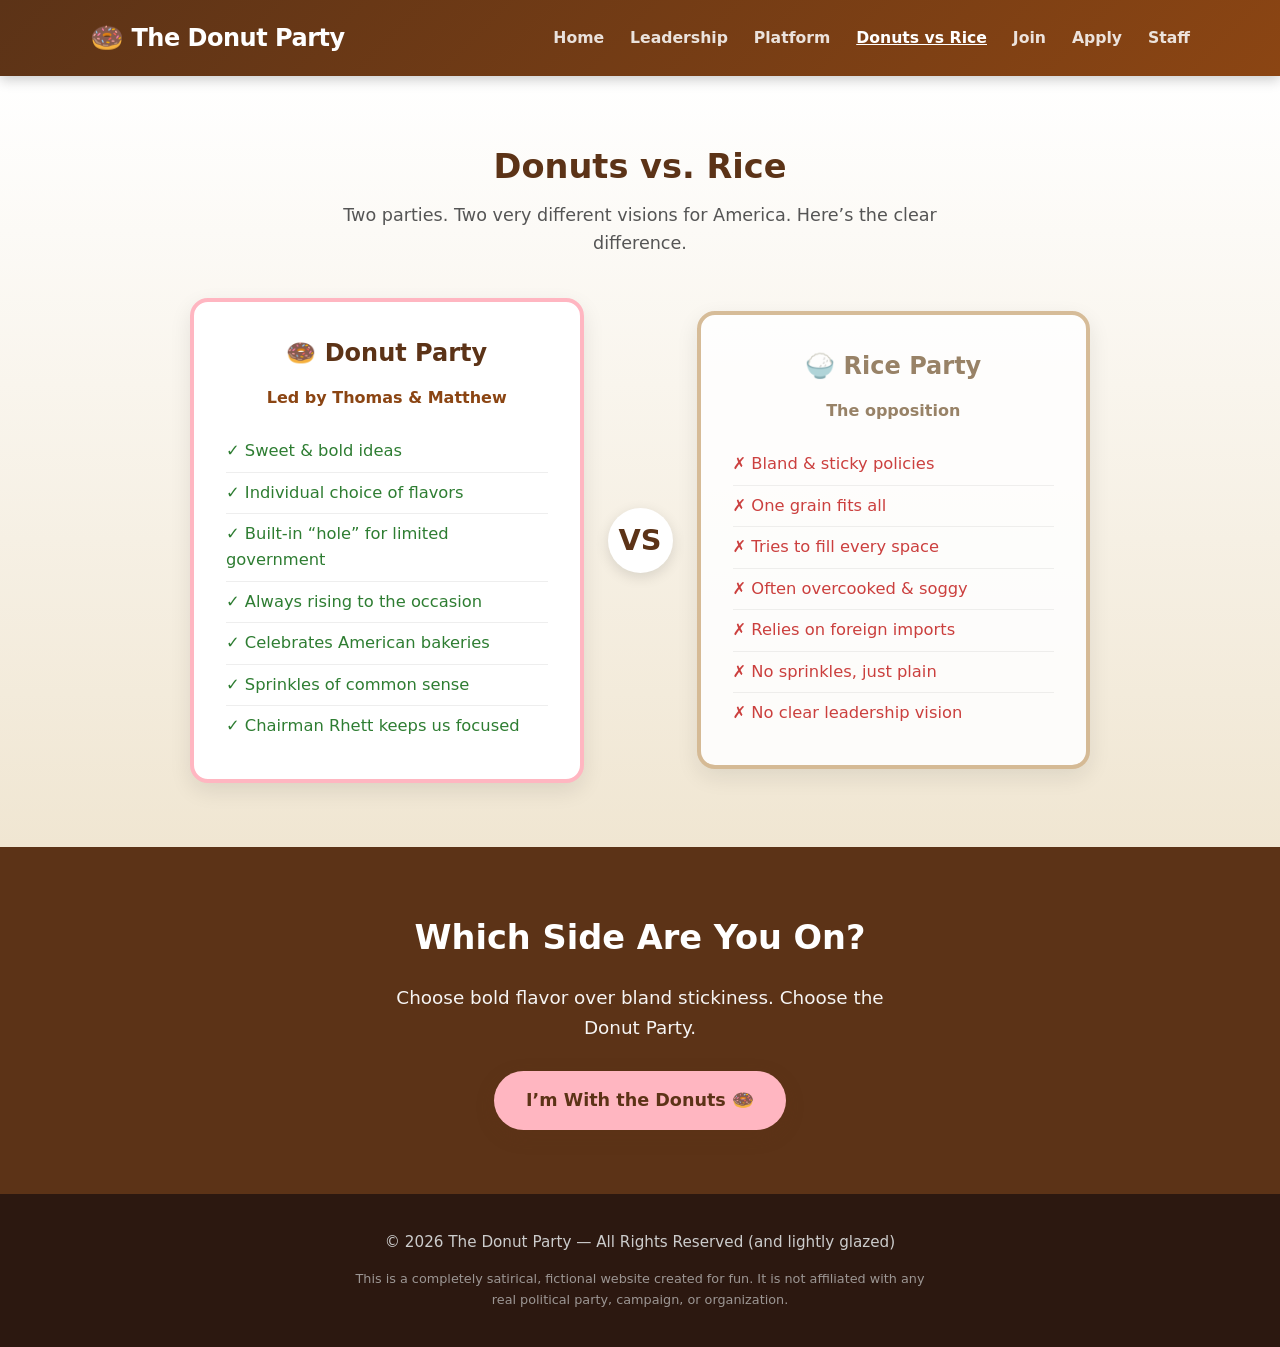
<file: vs.html>
<!DOCTYPE html>
<html lang="en">
<head>
  <meta charset="UTF-8">
  <meta name="viewport" content="width=device-width, initial-scale=1.0">
  <title>Donuts vs Rice | The Donut Party</title>
  <link rel="stylesheet" href="styles.css">
</head>
<body>

  <header>
    <div class="nav-container">
      <a href="index.html" class="logo"><span>🍩</span> The Donut Party</a>
            <nav>
        <a href="index.html">Home</a>
        <a href="leadership.html">Leadership</a>
        <a href="platform.html">Platform</a>
        <a href="vs.html" class="active">Donuts vs Rice</a>
        <a href="join.html">Join</a>
        <a href="apply.html">Apply</a>
        <a href="staff.html">Staff</a>
      </nav>
    </div>
  </header>

  <div class="vs-section">
    <h2 style="text-align:center; color: var(--chocolate); margin-bottom: 0.5rem;">Donuts vs. Rice</h2>
    <p class="section-intro" style="margin-bottom: 2.5rem;">
      Two parties. Two very different visions for America. Here’s the clear difference.
    </p>
    
    <div class="vs-container">
      <!-- Donut Party -->
      <div class="party-card donut">
        <h3>🍩 Donut Party</h3>
        <p style="font-weight:600; color:#8b4513; margin-bottom:0.5rem;">Led by Thomas & Matthew</p>
        <ul class="compare-list">
          <li class="good">✓ Sweet & bold ideas</li>
          <li class="good">✓ Individual choice of flavors</li>
          <li class="good">✓ Built-in “hole” for limited government</li>
          <li class="good">✓ Always rising to the occasion</li>
          <li class="good">✓ Celebrates American bakeries</li>
          <li class="good">✓ Sprinkles of common sense</li>
          <li class="good">✓ Chairman Rhett keeps us focused</li>
        </ul>
      </div>

      <div class="vs-badge">VS</div>

      <!-- Rice Party -->
      <div class="party-card rice">
        <h3>🍚 Rice Party</h3>
        <p style="font-weight:600; color:#8b7355; margin-bottom:0.5rem;">The opposition</p>
        <ul class="compare-list">
          <li class="bad">✗ Bland & sticky policies</li>
          <li class="bad">✗ One grain fits all</li>
          <li class="bad">✗ Tries to fill every space</li>
          <li class="bad">✗ Often overcooked & soggy</li>
          <li class="bad">✗ Relies on foreign imports</li>
          <li class="bad">✗ No sprinkles, just plain</li>
          <li class="bad">✗ No clear leadership vision</li>
        </ul>
      </div>
    </div>
  </div>

  <section class="join-cta">
    <h2>Which Side Are You On?</h2>
    <p>Choose bold flavor over bland stickiness. Choose the Donut Party.</p>
    <a href="join.html" class="cta-btn">I’m With the Donuts 🍩</a>
  </section>

  <footer>
    <p>© 2026 The Donut Party — All Rights Reserved (and lightly glazed)</p>
    <p class="disclaimer">
      This is a completely satirical, fictional website created for fun.  
      It is not affiliated with any real political party, campaign, or organization.
    </p>
  </footer>

</body>
</html>
</file>
<file: styles.css>
:root {
  --glaze: #ffb6c1;
  --chocolate: #5c3317;
  --sprinkle-pink: #ff69b4;
  --sprinkle-blue: #87ceeb;
  --sprinkle-yellow: #ffd700;
  --cream: #fff8f0;
  --dark: #2c1810;
  --rice: #f5f5dc;
}

* {
  margin: 0;
  padding: 0;
  box-sizing: border-box;
}

body {
  font-family: 'Segoe UI', system-ui, -apple-system, sans-serif;
  background: var(--cream);
  color: var(--dark);
  line-height: 1.6;
}

/* Header / Nav */
header {
  background: linear-gradient(135deg, var(--chocolate), #8b4513);
  color: white;
  padding: 1rem 2rem;
  position: sticky;
  top: 0;
  z-index: 100;
  box-shadow: 0 4px 12px rgba(0,0,0,0.2);
}

.nav-container {
  max-width: 1100px;
  margin: 0 auto;
  display: flex;
  justify-content: space-between;
  align-items: center;
  flex-wrap: wrap;
  gap: 1rem;
}

.logo {
  font-size: 1.5rem;
  font-weight: 800;
  letter-spacing: -0.5px;
  display: flex;
  align-items: center;
  gap: 0.5rem;
  color: white;
  text-decoration: none;
}

.logo span {
  font-size: 1.7rem;
}

nav a {
  color: white;
  text-decoration: none;
  margin-left: 1.3rem;
  font-weight: 600;
  opacity: 0.85;
  transition: opacity 0.2s;
  font-size: 0.98rem;
}

nav a:hover,
nav a.active {
  opacity: 1;
  text-decoration: underline;
}

/* Hero */
.hero {
  background: linear-gradient(160deg, var(--glaze) 0%, #ffc0cb 40%, #ffe4e1 100%);
  padding: 5rem 2rem 5.5rem;
  text-align: center;
  position: relative;
  overflow: hidden;
}

.hero::before {
  content: "🍩 🍩 🍩 🍩 🍩 🍩 🍩 🍩 🍩 🍩";
  position: absolute;
  top: 10px;
  left: 0;
  width: 200%;
  font-size: 2rem;
  opacity: 0.12;
  animation: sprinkle 25s linear infinite;
  white-space: nowrap;
}

@keyframes sprinkle {
  from { transform: translateX(0); }
  to { transform: translateX(-50%); }
}

.hero h1 {
  font-size: clamp(2.4rem, 6vw, 3.8rem);
  font-weight: 900;
  color: var(--chocolate);
  margin-bottom: 0.5rem;
  text-shadow: 2px 2px 0 white;
}

.hero .tagline {
  font-size: 1.3rem;
  color: var(--dark);
  max-width: 620px;
  margin: 0 auto 2rem;
  font-weight: 500;
}

.badge {
  display: inline-block;
  background: var(--chocolate);
  color: white;
  padding: 0.35rem 1.1rem;
  border-radius: 999px;
  font-size: 0.85rem;
  font-weight: 700;
  margin-bottom: 1.4rem;
  letter-spacing: 0.5px;
}

.hero-buttons {
  display: flex;
  gap: 1rem;
  justify-content: center;
  flex-wrap: wrap;
}

.cta-btn {
  display: inline-block;
  background: var(--chocolate);
  color: white;
  padding: 0.95rem 2rem;
  border-radius: 50px;
  font-size: 1.1rem;
  font-weight: 700;
  text-decoration: none;
  box-shadow: 0 6px 18px rgba(92, 51, 23, 0.3);
  transition: transform 0.2s, box-shadow 0.2s;
}

.cta-btn:hover {
  transform: translateY(-3px);
  box-shadow: 0 10px 24px rgba(92, 51, 23, 0.4);
}

.cta-btn.secondary {
  background: white;
  color: var(--chocolate);
  border: 2px solid var(--chocolate);
  box-shadow: none;
}

.cta-btn.secondary:hover {
  background: #fff5f7;
}

/* Sections */
section {
  padding: 4rem 2rem;
  max-width: 1000px;
  margin: 0 auto;
}

h2 {
  font-size: 2.1rem;
  color: var(--chocolate);
  margin-bottom: 1.2rem;
  text-align: center;
}

.section-intro {
  text-align: center;
  max-width: 620px;
  margin: 0 auto 2.5rem;
  font-size: 1.1rem;
  color: #555;
}

/* Mission */
.mission-box {
  background: white;
  border-radius: 18px;
  padding: 2.3rem;
  box-shadow: 0 8px 25px rgba(0,0,0,0.07);
  border: 4px solid var(--glaze);
  text-align: center;
}

.mission-box p {
  font-size: 1.2rem;
  line-height: 1.7;
}

/* Leadership Preview on Home */
.preview-section {
  background: #fff;
  max-width: none;
  padding: 4rem 2rem;
}

.leader-preview {
  display: grid;
  grid-template-columns: repeat(auto-fit, minmax(240px, 1fr));
  gap: 1.6rem;
  max-width: 900px;
  margin: 0 auto;
}

.preview-card {
  background: var(--cream);
  border-radius: 16px;
  padding: 1.8rem 1.4rem;
  text-align: center;
  border: 2px solid #f0e0d0;
  transition: transform 0.2s;
}

.preview-card:hover {
  transform: translateY(-5px);
}

.preview-card.featured {
  border-color: var(--glaze);
  background: #fff5f7;
  box-shadow: 0 8px 20px rgba(255, 182, 193, 0.3);
}

.preview-emoji {
  font-size: 2.6rem;
  margin-bottom: 0.6rem;
}

.preview-card h3 {
  font-size: 1.35rem;
  color: var(--chocolate);
  margin-bottom: 0.2rem;
}

.preview-card .title {
  font-weight: 700;
  color: #8b4513;
  font-size: 0.95rem;
  margin-bottom: 0.5rem;
}

.text-link {
  color: var(--chocolate);
  font-weight: 700;
  text-decoration: none;
}

.text-link:hover {
  text-decoration: underline;
}

/* Join CTA band */
.join-cta {
  background: var(--chocolate);
  color: white;
  text-align: center;
  padding: 4rem 2rem;
  max-width: none;
}

.join-cta h2 {
  color: white;
}

.join-cta p {
  max-width: 520px;
  margin: 0 auto 1.8rem;
  font-size: 1.15rem;
  opacity: 0.95;
}

.join-cta .cta-btn {
  background: var(--glaze);
  color: var(--chocolate);
}

.join-cta .cta-btn:hover {
  background: #ffc0cb;
}

/* ===== LEADERSHIP PAGE ===== */
.leader-grid {
  display: grid;
  grid-template-columns: repeat(auto-fit, minmax(280px, 1fr));
  gap: 2rem;
  margin-top: 1rem;
}

.leader-card {
  background: white;
  border-radius: 18px;
  padding: 2.2rem 1.8rem;
  text-align: center;
  box-shadow: 0 8px 25px rgba(0,0,0,0.07);
  border-top: 6px solid var(--glaze);
  transition: transform 0.2s;
}

.leader-card:hover {
  transform: translateY(-6px);
}

.leader-card.chairman { border-top-color: #8b4513; }
.leader-card.president { border-top-color: var(--sprinkle-pink); }
.leader-card.vp { border-top-color: var(--sprinkle-blue); }

.leader-avatar {
  font-size: 4rem;
  margin-bottom: 0.8rem;
}

.leader-card h3 {
  font-size: 1.6rem;
  color: var(--chocolate);
  margin-bottom: 0.25rem;
}

.leader-role {
  font-weight: 700;
  color: #8b4513;
  margin-bottom: 1rem;
  font-size: 1.05rem;
}

.leader-card p {
  font-size: 1.02rem;
  color: #444;
  line-height: 1.6;
}

/* ===== PLATFORM PAGE ===== */
.values {
  display: grid;
  grid-template-columns: repeat(auto-fit, minmax(250px, 1fr));
  gap: 1.6rem;
  margin-top: 1.5rem;
}

.value-card {
  background: white;
  border-radius: 16px;
  padding: 1.9rem 1.5rem;
  text-align: center;
  box-shadow: 0 6px 18px rgba(0,0,0,0.06);
  border-top: 5px solid var(--sprinkle-pink);
  transition: transform 0.2s;
}

.value-card:nth-child(2) { border-top-color: var(--sprinkle-blue); }
.value-card:nth-child(3) { border-top-color: var(--sprinkle-yellow); }
.value-card:nth-child(4) { border-top-color: #98fb98; }
.value-card:nth-child(5) { border-top-color: #dda0dd; }
.value-card:nth-child(6) { border-top-color: #20b2aa; }

.value-card:hover {
  transform: translateY(-5px);
}

.value-card .emoji {
  font-size: 2.6rem;
  margin-bottom: 0.7rem;
}

.value-card h3 {
  font-size: 1.25rem;
  margin-bottom: 0.5rem;
  color: var(--chocolate);
}

/* ===== VS PAGE ===== */
.vs-section {
  background: linear-gradient(to bottom, #fff, #f0e6d2);
  padding: 4rem 2rem;
  max-width: none;
}

.vs-container {
  max-width: 900px;
  margin: 0 auto;
  display: grid;
  grid-template-columns: 1fr auto 1fr;
  gap: 1.5rem;
  align-items: center;
}

.party-card {
  background: white;
  border-radius: 18px;
  padding: 2rem;
  text-align: center;
  box-shadow: 0 8px 22px rgba(0,0,0,0.09);
}

.party-card.donut {
  border: 4px solid var(--glaze);
}

.party-card.rice {
  border: 4px solid #d2b48c;
  opacity: 0.88;
}

.party-card h3 {
  font-size: 1.5rem;
  margin-bottom: 0.8rem;
}

.party-card.donut h3 { color: var(--chocolate); }
.party-card.rice h3 { color: #8b7355; }

.vs-badge {
  font-size: 1.8rem;
  font-weight: 900;
  color: var(--chocolate);
  background: white;
  width: 65px;
  height: 65px;
  border-radius: 50%;
  display: flex;
  align-items: center;
  justify-content: center;
  box-shadow: 0 4px 14px rgba(0,0,0,0.12);
}

.compare-list {
  list-style: none;
  margin-top: 1.3rem;
  text-align: left;
}

.compare-list li {
  padding: 0.45rem 0;
  border-bottom: 1px solid #eee;
  font-size: 1.02rem;
}

.compare-list li:last-child {
  border-bottom: none;
}

.good { color: #2e7d32; }
.bad { color: #c62828; }

/* ===== JOIN PAGE ===== */
.join-form-section {
  max-width: 600px;
  margin: 0 auto;
  text-align: center;
}

.join-box {
  background: white;
  border-radius: 18px;
  padding: 2.5rem 2rem;
  box-shadow: 0 8px 25px rgba(0,0,0,0.08);
  border: 4px solid var(--glaze);
}

.join-box p {
  margin-bottom: 1.8rem;
  font-size: 1.1rem;
}

/* Footer */
footer {
  background: var(--dark);
  color: #ccc;
  text-align: center;
  padding: 2.3rem 1rem;
  font-size: 0.95rem;
}

footer .disclaimer {
  margin-top: 0.9rem;
  font-size: 0.8rem;
  opacity: 0.7;
  max-width: 580px;
  margin-left: auto;
  margin-right: auto;
}

/* Responsive */
@media (max-width: 720px) {
  .vs-container {
    grid-template-columns: 1fr;
  }
  .vs-badge {
    margin: 0.4rem auto;
  }
  nav a {
    margin-left: 0.7rem;
    font-size: 0.9rem;
  }
  .hero-buttons {
    flex-direction: column;
    align-items: center;
  }
}
</file>
